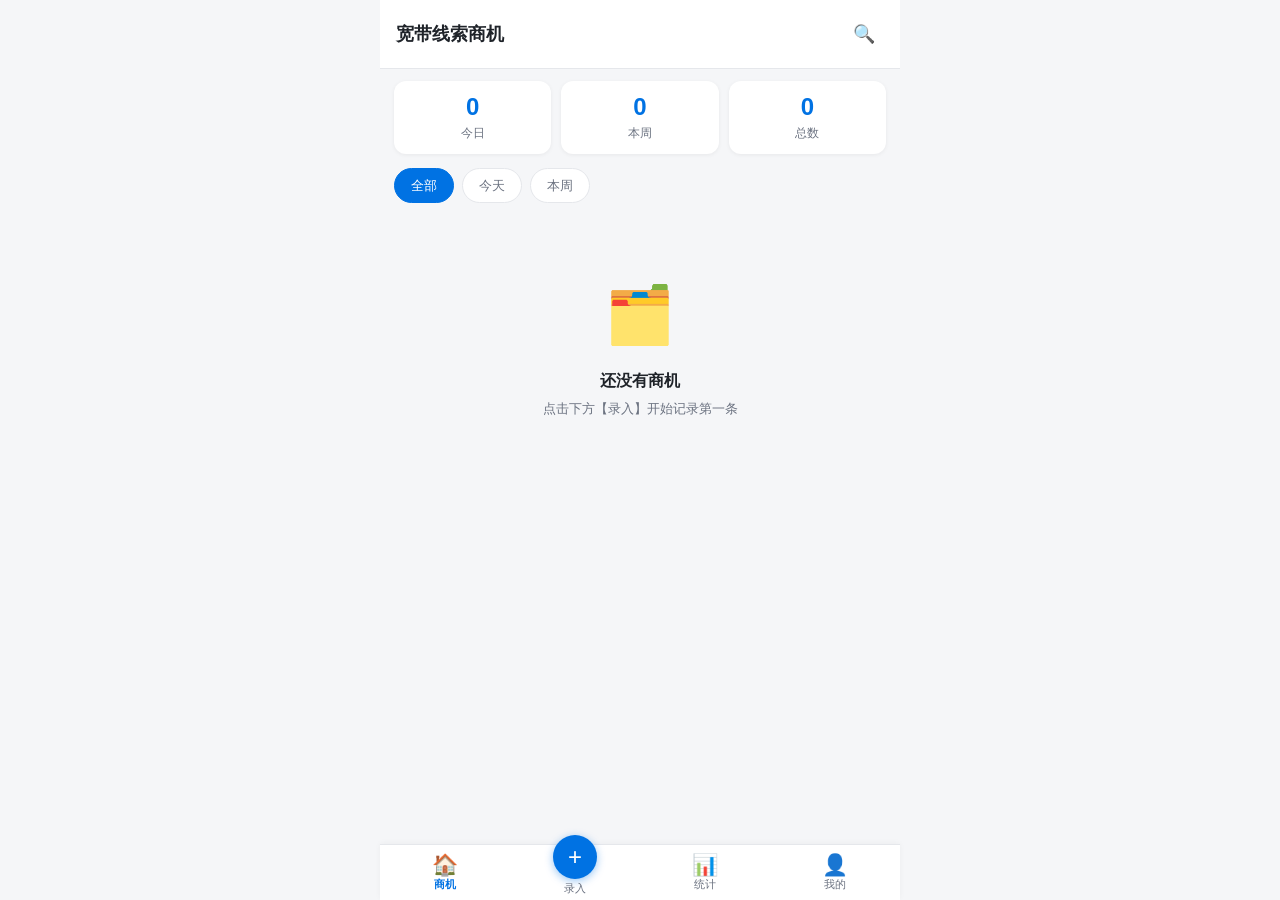
<file: index.html>
<!DOCTYPE html>
<html lang="zh-CN">
<head>
  <meta charset="UTF-8">
  <!-- viewport-fit=cover 兼容安全区；maximum-scale=1 防缩放（保持输入体验） -->
  <meta name="viewport"
        content="width=device-width, initial-scale=1, maximum-scale=1, user-scalable=no, viewport-fit=cover">
  <meta name="theme-color" content="#0072e3">
  <meta name="description" content="宽带线索商机——一线师傅专用的商机收集与统计工具">
  <title>宽带线索商机</title>
  <!-- PWA 应用清单与图标 -->
  <link rel="manifest" href="manifest.json">
  <link rel="icon" type="image/png" href="assets/icon-192.png">
  <link rel="apple-touch-icon" href="assets/icon-192.png">
  <meta name="apple-mobile-web-app-capable" content="yes">
  <meta name="apple-mobile-web-app-status-bar-style" content="default">
  <meta name="apple-mobile-web-app-title" content="商机">
  <link rel="stylesheet" href="css/base.css">
  <link rel="stylesheet" href="css/layout.css">
  <link rel="stylesheet" href="css/pages.css">
</head>
<body>
  <div id="app">
    <div id="banner-container"></div>
    <div id="page-container"></div>
    <nav id="tabbar">
      <button class="tab-item" data-route="home">
        <span class="tab-icon">🏠</span>
        <span>商机</span>
      </button>
      <button class="tab-item" data-route="input">
        <span class="tab-add">+</span>
        <span>录入</span>
      </button>
      <button class="tab-item" data-route="stats">
        <span class="tab-icon">📊</span>
        <span>统计</span>
      </button>
      <button class="tab-item" data-route="mine">
        <span class="tab-icon">👤</span>
        <span>我的</span>
      </button>
    </nav>
  </div>

  <!-- 高德配置（独立文件，可替换） -->
  <script src="config/amap-key.js"></script>

  <!-- 核心库 -->
  <script src="js/utils/time.js"></script>
  <script src="js/utils/validate.js"></script>
  <script src="js/utils/ui.js"></script>
  <script src="js/utils/lead-builder.js"></script>
  <script src="js/store.js"></script>
  <script src="js/router.js"></script>
  <script src="js/utils/amap.js"></script>
  <script src="js/utils/export.js"></script>
  <script src="js/pages/home.js"></script>
  <script src="js/pages/detail.js"></script>
  <script src="js/pages/input.js"></script>
  <script src="js/pages/stats.js"></script>
  <script src="js/pages/mine.js"></script>
  <script src="js/pages/share.js"></script>
  <script src="js/pages/guide.js"></script>
  <script src="js/app.js"></script>
  <!-- PWA Service Worker 注册（仅 https 或 localhost 生效，静默失败不影响页面） -->
  <script>
    if ('serviceWorker' in navigator && location.protocol !== 'file:') {
      window.addEventListener('load', function () {
        navigator.serviceWorker.register('./sw.js').catch(function () {
          /* 忽略：不支持或非 https 环境不影响使用 */
        });
      });
    }
  </script>
</body>
</html>
</file>
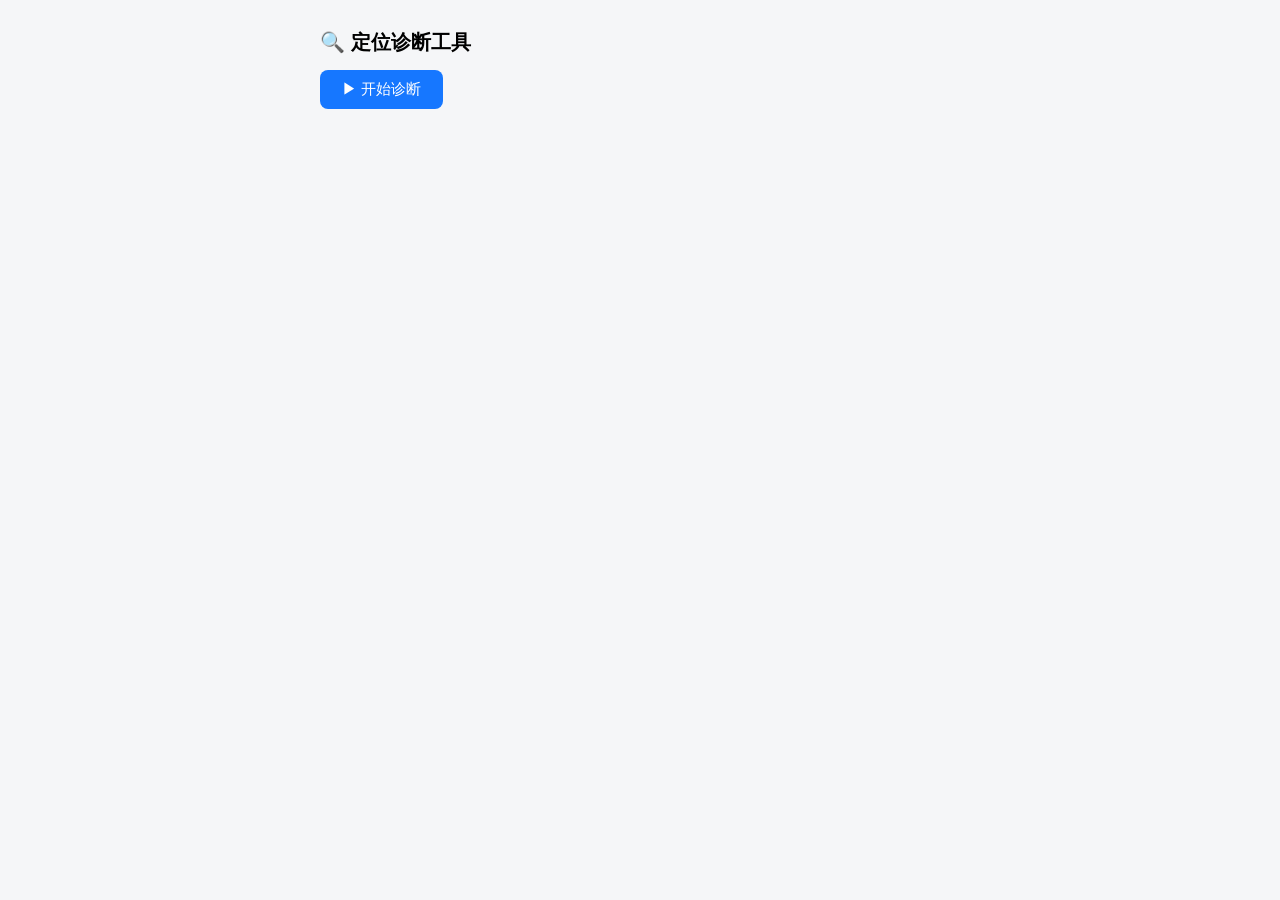
<file: diag.html>
<!DOCTYPE html>
<html lang="zh-CN">
<head>
  <meta charset="UTF-8">
  <meta name="viewport" content="width=device-width, initial-scale=1.0">
  <title>定位诊断</title>
  <style>
    body { font-family: -apple-system, 'Segoe UI', Microsoft YaHei, sans-serif; max-width: 640px; margin: 0 auto; padding: 16px; background: #f5f6f8; }
    h1 { font-size: 20px; }
    .card { background: #fff; border-radius: 10px; padding: 14px; margin-bottom: 12px; box-shadow: 0 1px 3px rgba(0,0,0,.08); }
    .card .title { font-weight: bold; margin-bottom: 8px; }
    .row { font-size: 14px; line-height: 1.8; word-break: break-all; }
    .ok { color: #16a34a; font-weight: 600; }
    .err { color: #dc2626; font-weight: 600; }
    .info { color: #64748b; }
    button { padding: 10px 22px; border: none; border-radius: 8px; background: #1677ff; color: #fff; font-size: 15px; margin-bottom: 16px; }
    pre { background: #111827; color: #e5e7eb; padding: 10px; border-radius: 8px; overflow-x: auto; font-size: 12px; }
  </style>
</head>
<body>
  <h1>🔍 定位诊断工具</h1>
  <button id="runBtn">▶ 开始诊断</button>
  <div id="out"></div>

  <script src="config/amap-key.js"></script>
  <script>
    var out = document.getElementById('out');
    function card(title, rows) {
      out.insertAdjacentHTML('beforeend',
        '<div class="card"><div class="title">' + title + '</div>' + rows + '</div>');
    }
    function row(label, val, cls) {
      var c = cls ? ' class="' + cls + '"' : '';
      return '<div class="row"><span class="info">' + label + '</span>' + c + '>' + val + '</div>';
    }

    document.getElementById('runBtn').addEventListener('click', function () {
      out.innerHTML = '';
      var cfg = window.AMAP_CONFIG || {};
      card('配置', row('高德 Key', cfg.key || '未配置', cfg.key && cfg.key.indexOf('替换') < 0 ? 'ok' : 'err') +
        row('安全密钥', cfg.securityJsCode ? ('已填（长度 ' + String(cfg.securityJsCode).length + '）') : '未填', cfg.securityJsCode && cfg.securityJsCode.indexOf('替换') < 0 ? 'ok' : 'err'));

      // 1. 加载高德 SDK
      var s = document.createElement('script');
      var base = 'https://webapi.amap.com/maps?v=2.0&key=' + encodeURIComponent(cfg.key || '');
      if (cfg.securityJsCode && cfg.securityJsCode.indexOf('替换') < 0) {
        window._AMapSecurityConfig = { securityJsCode: cfg.securityJsCode };
      }
      var sdkCard = card('第 1 步 · 加载高德 JS API', row('状态', '加载中…'));
      s.onload = function () {
        out.innerHTML = ''; card('第 1 步 · 加载高德 JS API', row('状态', '成功 ✓ window.AMap 已存在', 'ok'));
        check();
      };
      s.onerror = function () {
        out.innerHTML = '';
        card('第 1 步 · 加载高德 JS API', row('状态', '失败 ✗（脚本加载不了）', 'err') +
          row('可能原因', '① Key 白名单未含当前域名（报 INVALID_USER_DOMAIN）<br>② 安全密钥 jscode 错误（报 INVALID_USER_SIGNATURE）<br>③ 网络无法访问 webapi.amap.com'));
      };
      s.src = base;
      document.head.appendChild(s);
    });

    function check() {
      // 2. 逆地理编码
      card('第 2 步 · 逆地理编码（坐标→地址）', row('状态', '测试中…'));
      var done = false;
      try {
        AMap.plugin('AMap.Geocoder', function () {
          if (done) return; done = true;
          var gc = new AMap.Geocoder({ extensions: 'all' });
          // 用贵阳市中心或默认坐标测试
          gc.getAddress([106.6301, 26.6505], function (st, rs) {
            var addrBox = document.querySelector('.card:nth-of-type(2)');
            if (st === 'complete' && rs && rs.regeocode) {
              card('第 2 步 · 逆地理编码（坐标→地址）',
                row('状态', '成功 ✓', 'ok') +
                row('地址', rs.regeocode.formattedAddress || rs.regeocode.addressComponent.district, 'ok'));
            } else {
              card('第 2 步 · 逆地理编码', row('状态', '失败 ✗', 'err') + row('返回', JSON.stringify([st, rs] || '')));
            }
          });
        });
      } catch (e) {
        card('第 2 步 · 逆地理编码', row('状态', '异常 ✗', 'err') + row('错误', String(e && e.message || e)));
      }

      // 3. 浏览器定位
      card('第 3 步 · 浏览器定位', row('状态', '请求授权中…'));
      if (navigator.geolocation) {
        navigator.geolocation.getCurrentPosition(function (pos) {
          card('第 3 步 · 浏览器定位', row('状态', '成功 ✓', 'ok') +
            row('坐标', pos.coords.longitude + ',' + pos.coords.latitude, 'ok') +
            row('说明', '坐标能拿到；地址由第 2 步逆地理补全'));
        }, function (e) {
          card('第 3 步 · 浏览器定位', row('状态', '失败 ✗', 'err') + row('原因', e && e.message || String(e)));
        }, { enableHighAccuracy: true, timeout: 10000 });
      } else {
        card('第 3 步 · 浏览器定位', row('状态', '不支持 ✗', 'err'));
      }
    }
  </script>
</body>
</html>
</file>
<file: css/base.css>
/* ============================================
   宽带线索商机 - 基础样式
   ============================================ */

:root {
  /* 品牌色 */
  --cm-color-primary: #0072e3;        /* 移动蓝 */
  --cm-color-primary-dark: #0060c0;
  --cm-color-bg: #f5f6f8;
  --cm-color-card: #ffffff;
  --cm-color-text: #1f2329;
  --cm-color-text-secondary: #6b7280;
  --cm-color-text-placeholder: #9ca3af;
  --cm-color-border: #e5e7eb;
  --cm-color-danger: #e53935;
  --cm-color-success: #2e9e5b;
  --cm-color-warning: #f59e0b;

  /* 徽标色 */
  --cm-badge-gov: #5b8ff9;
  --cm-badge-sme: #5ad8a6;
  --cm-badge-ind: #f6bd16;
  --cm-badge-home: #f08bb4;
  --cm-badge-mobile: #00b3ff;
  --cm-badge-unicom: #ff7d00;
  --cm-badge-telecom: #2f7ad1;
  --cm-badge-broadcast: #8a5cf6;

  /* 布局 */
  --cm-tabbar-height: 56px;
  --cm-radius: 12px;
  --cm-radius-sm: 8px;
  --cm-shadow: 0 1px 4px rgba(0, 0, 0, 0.06);
  --cm-shadow-lg: 0 4px 16px rgba(0, 0, 0, 0.10);
}

* {
  margin: 0;
  padding: 0;
  box-sizing: border-box;
  -webkit-tap-highlight-color: transparent;
}

html, body {
  height: 100%;
}

body {
  font-family: -apple-system, BlinkMacSystemFont, "PingFang SC",
    "HarmonyOS Sans", "Microsoft YaHei", "Segoe UI", sans-serif;
  background: var(--cm-color-bg);
  color: var(--cm-color-text);
  font-size: 15px;
  line-height: 1.5;
  -webkit-font-smoothing: antialiased;
  /* 禁止双击缩放 */
  touch-action: manipulation;
}

button {
  font-family: inherit;
  border: none;
  background: none;
  cursor: pointer;
  font-size: inherit;
  color: inherit;
}

input, select, textarea {
  font-family: inherit;
  font-size: 16px;            /* >=16px 防止 iOS 聚焦缩放 */
  color: var(--cm-color-text);
  border: 1px solid var(--cm-color-border);
  border-radius: var(--cm-radius-sm);
  padding: 10px 12px;
  width: 100%;
  background: #fff;
  outline: none;
}

input:focus, textarea:focus {
  border-color: var(--cm-color-primary);
}

/* ============ 通用组件 ============ */

/* 隐藏滚动条但可滚动 */
.scroll-x {
  overflow-x: auto;
  -webkit-overflow-scrolling: touch;
  scrollbar-width: none;
}
.scroll-x::-webkit-scrollbar { display: none; }

/* 徽标 */
.badge {
  display: inline-flex;
  align-items: center;
  padding: 2px 8px;
  border-radius: 999px;
  font-size: 12px;
  color: #fff;
  white-space: nowrap;
}
.badge-gov { background: var(--cm-badge-gov); }
.badge-sme { background: var(--cm-badge-sme); }
.badge-ind { background: var(--cm-badge-ind); color: #333; }
.badge-home { background: var(--cm-badge-home); }

.badge-mobile { background: var(--cm-badge-mobile); }
.badge-unicom { background: var(--cm-badge-unicom); }
.badge-telecom { background: var(--cm-badge-telecom); }
.badge-broadcast { background: var(--cm-badge-broadcast); }

/* 卡片 */
.card {
  background: var(--cm-color-card);
  border-radius: var(--cm-radius);
  box-shadow: var(--cm-shadow);
}

/* 按钮 */
.btn {
  display: inline-flex;
  align-items: center;
  justify-content: center;
  gap: 6px;
  min-height: 44px;
  padding: 0 18px;
  border-radius: var(--cm-radius-sm);
  background: var(--cm-color-primary);
  color: #fff;
  font-weight: 600;
  transition: opacity .15s;
}
.btn:active { opacity: .8; }
.btn-block { width: 100%; }
.btn-outline {
  background: transparent;
  color: var(--cm-color-primary);
  border: 1.5px solid var(--cm-color-primary);
}
.btn-danger {
  background: transparent;
  color: var(--cm-color-danger);
  border: 1.5px solid var(--cm-color-danger);
}
.btn-sm {
  min-height: 32px;
  padding: 0 12px;
  font-size: 13px;
  border-radius: 6px;
}
.btn[disabled] {
  background: #d1d5db;
  color: #fff;
  cursor: not-allowed;
}
.btn-outline[disabled] {
  background: transparent;
  border-color: #d1d5db;
  color: #d1d5db;
}

/* Toast */
.toast {
  position: fixed;
  top: 20%;
  left: 50%;
  transform: translateX(-50%);
  background: rgba(0, 0, 0, 0.78);
  color: #fff;
  padding: 10px 20px;
  border-radius: 8px;
  font-size: 14px;
  z-index: 3000;
  max-width: 80%;
  text-align: center;
  animation: toastIn .2s ease-out;
}
@keyframes toastIn {
  from { opacity: 0; transform: translate(-50%, -8px); }
  to { opacity: 1; transform: translate(-50%, 0); }
}

/* 确认弹窗（自定义） */
.modal-mask {
  position: fixed;
  inset: 0;
  background: rgba(0, 0, 0, 0.45);
  z-index: 2000;
  display: flex;
  align-items: center;
  justify-content: center;
  padding: 24px;
}
.modal-box {
  background: #fff;
  border-radius: 14px;
  width: 100%;
  max-width: 320px;
  padding: 20px;
  box-shadow: var(--cm-shadow-lg);
}
.modal-title {
  font-size: 16px;
  font-weight: 600;
  margin-bottom: 8px;
  text-align: center;
}
.modal-body {
  font-size: 14px;
  color: var(--cm-color-text-secondary);
  margin-bottom: 18px;
  text-align: center;
}
.modal-actions {
  display: flex;
  gap: 12px;
}
.modal-actions .btn { flex: 1; }

/* 空态 */
.empty {
  text-align: center;
  padding: 60px 24px;
  color: var(--cm-color-text-secondary);
}
.empty-icon { font-size: 56px; margin-bottom: 12px; }
.empty-title { font-size: 16px; font-weight: 600; color: var(--cm-color-text); margin-bottom: 6px; }
.empty-desc { font-size: 13px; }

/* 顶部提醒条 */
.banner {
  background: #fef3c7;
  color: #92400e;
  font-size: 13px;
  padding: 8px 14px;
  text-align: center;
}
.banner-danger {
  background: #fce7e7;
  color: var(--cm-color-danger);
}

/* 隐藏 */
.hidden { display: none !important; }
</file>
<file: css/layout.css>
/* ============================================
   宽带线索商机 - 布局与页面容器
   ============================================ */

#app {
  max-width: 520px;            /* 平板上限，手机全宽 */
  margin: 0 auto;
  min-height: 100%;
  position: relative;
  background: var(--cm-color-bg);
}

#page-container {
  min-height: 100vh;
  padding-bottom: calc(var(--cm-tabbar-height) + env(safe-area-inset-bottom, 0px) + 12px);
}

/* ============ 底部 Tab 栏 ============ */
#tabbar {
  position: fixed;
  bottom: 0;
  left: 0;
  right: 0;
  max-width: 520px;
  margin: 0 auto;
  height: calc(var(--cm-tabbar-height) + env(safe-area-inset-bottom, 0px));
  padding-bottom: env(safe-area-inset-bottom, 0px);
  background: #fff;
  border-top: 1px solid var(--cm-color-border);
  display: flex;
  z-index: 1000;
  box-shadow: 0 -1px 6px rgba(0, 0, 0, 0.04);
}

.tab-item {
  flex: 1;
  display: flex;
  flex-direction: column;
  align-items: center;
  justify-content: center;
  gap: 2px;
  color: var(--cm-color-text-secondary);
  font-size: 11px;
  min-height: 44px;
}
.tab-item .tab-icon {
  font-size: 21px;
  line-height: 1;
}
.tab-item.active {
  color: var(--cm-color-primary);
  font-weight: 600;
}
.tab-item:active { opacity: .7; }

/* 录入 tab 加号圆圈样式 */
.tab-add {
  width: 44px;
  height: 44px;
  border-radius: 50%;
  background: var(--cm-color-primary);
  color: #fff !important;
  display: flex;
  align-items: center;
  justify-content: center;
  font-size: 24px;
  box-shadow: 0 2px 8px rgba(0, 114, 227, 0.4);
  margin-top: -14px;
  line-height: 1;
}
.tab-item.active .tab-add {
  transform: rotate(90deg);
  transition: transform .2s;
}

/* ============ 页面通用布局 ============ */
.page {
  padding: 12px 14px 20px;
}

.page-header {
  display: flex;
  align-items: center;
  justify-content: space-between;
  padding: 14px 16px;
  background: #fff;
  border-bottom: 1px solid var(--cm-color-border);
  position: sticky;
  top: 0;
  z-index: 50;
}
.page-header .page-title {
  font-size: 18px;
  font-weight: 700;
}
.page-header .header-actions {
  display: flex;
  align-items: center;
  gap: 14px;
}
.icon-btn {
  min-width: 40px;
  min-height: 40px;
  display: inline-flex;
  align-items: center;
  justify-content: center;
  font-size: 18px;
  color: var(--cm-color-text);
  border-radius: 50%;
}
.icon-btn:active { background: #f0f2f5; }

/* 区块标题 */
.section-title {
  font-size: 15px;
  font-weight: 600;
  margin: 18px 2px 10px;
  display: flex;
  align-items: center;
  gap: 6px;
}
.section-title .required::before { content: "*"; color: var(--cm-color-danger); margin-right: 2px; }

/* 分组卡片 */
.group-card {
  background: #fff;
  border-radius: var(--cm-radius);
  box-shadow: var(--cm-shadow);
  padding: 14px;
  margin-bottom: 12px;
}

/* 搜索框样式 */
.search-bar {
  position: relative;
  flex: 1;
}
.search-bar input {
  padding-left: 36px;
  background: #f0f2f5;
  border-color: transparent;
  border-radius: 999px;
}
.search-bar .search-icon {
  position: absolute;
  left: 12px;
  top: 50%;
  transform: translateY(-50%);
  color: var(--cm-color-text-placeholder);
  font-size: 16px;
}
</file>
<file: css/pages.css>
/* ============================================
   宽带线索商机 - 页面专属样式
   ============================================ */

/* ============ 通用：选择卡（单选/多选） ============ */
.opt-grid {
  display: grid;
  grid-template-columns: 1fr 1fr;
  gap: 10px;
}
.opt-card {
  border: 1.5px solid var(--cm-color-border);
  border-radius: var(--cm-radius-sm);
  padding: 12px 10px;
  text-align: center;
  font-weight: 500;
  background: #fff;
  transition: all .15s;
  cursor: pointer;
  user-select: none;
}
.opt-card:active { transform: scale(.97); }
.opt-card .opt-sub {
  display: block;
  font-size: 11px;
  color: var(--cm-color-text-secondary);
  margin-top: 2px;
}
.opt-card.selected {
  border-color: var(--cm-color-primary);
  color: var(--cm-color-primary);
  background: rgba(0, 114, 227, 0.06);
}

/* 多选 checkbox 风格 */
.check-row {
  display: flex;
  flex-wrap: wrap;
  gap: 10px;
}
.check-item {
  display: inline-flex;
  align-items: center;
  gap: 6px;
  padding: 10px 14px;
  border: 1.5px solid var(--cm-color-border);
  border-radius: 999px;
  background: #fff;
  font-size: 14px;
  cursor: pointer;
  user-select: none;
}
.check-item .ck {
  width: 20px;
  height: 20px;
  border-radius: 4px;
  border: 1.5px solid var(--cm-color-border);
  display: inline-flex;
  align-items: center;
  justify-content: center;
  color: #fff;
  font-size: 12px;
  transition: all .15s;
}
.check-item.selected {
  border-color: var(--cm-color-primary);
  color: var(--cm-color-primary);
  background: rgba(0, 114, 227, 0.05);
}
.check-item.selected .ck {
  background: var(--cm-color-primary);
  border-color: var(--cm-color-primary);
}

/* ============ 录入页 ============ */
.loc-card {
  display: flex;
  align-items: center;
  gap: 12px;
}
.loc-icon {
  width: 44px;
  height: 44px;
  border-radius: 50%;
  background: #e8f2ff;
  color: var(--cm-color-primary);
  display: flex;
  align-items: center;
  justify-content: center;
  font-size: 20px;
  flex-shrink: 0;
}
.loc-info { flex: 1; min-width: 0; }
.loc-info .loc-addr {
  font-size: 14px;
  font-weight: 600;
  word-break: break-all;
}
.loc-info .loc-meta {
  font-size: 12px;
  color: var(--cm-color-text-secondary);
  margin-top: 2px;
}
.loc-btn {
  flex-shrink: 0;
}
.loc-btn.located {
  background: var(--cm-color-success);
}

.form-row {
  margin-bottom: 14px;
}
.form-label {
  font-size: 14px;
  font-weight: 600;
  margin-bottom: 6px;
  display: flex;
  align-items: center;
  gap: 4px;
}
.form-label .required::before { content: "*"; color: var(--cm-color-danger); }
.form-row .field-error {
  color: var(--cm-color-danger);
  font-size: 12px;
  margin-top: 4px;
}
.form-row .field-error:empty { display: none; }
.form-row input.input-error {
  border-color: var(--cm-color-danger);
}

.two-col {
  display: grid;
  grid-template-columns: 1fr 1fr;
  gap: 10px;
}

/* 性别/意愿选择 */
.seg {
  display: flex;
  gap: 10px;
  flex-wrap: wrap;
}
.seg .opt-card { flex: 1; min-width: 80px; padding: 10px 8px; }

/* 保存栏 */
.save-bar {
  position: sticky;
  bottom: calc(var(--cm-tabbar-height) + env(safe-area-inset-bottom, 0px));
  background: #fff;
  padding: 10px 14px;
  border-top: 1px solid var(--cm-color-border);
  z-index: 100;
  display: flex;
  align-items: center;
  gap: 12px;
  margin: 18px -14px -20px;
}
.save-bar .btn { flex: 1; }

/* ============ 首页 ============ */
.overview {
  display: grid;
  grid-template-columns: repeat(3, 1fr);
  gap: 10px;
  margin-bottom: 4px;
}
.overview .ov-item {
  background: #fff;
  border-radius: var(--cm-radius);
  box-shadow: var(--cm-shadow);
  padding: 12px 8px;
  text-align: center;
}
.ov-num {
  font-size: 24px;
  font-weight: 700;
  color: var(--cm-color-primary);
  line-height: 1.2;
}
.ov-label {
  font-size: 12px;
  color: var(--cm-color-text-secondary);
  margin-top: 2px;
}

.filter-chips {
  display: flex;
  gap: 8px;
  padding: 10px 0;
}
.filter-chip {
  padding: 7px 16px;
  border-radius: 999px;
  background: #fff;
  border: 1px solid var(--cm-color-border);
  font-size: 13px;
  color: var(--cm-color-text-secondary);
  white-space: nowrap;
}
.filter-chip.active {
  background: var(--cm-color-primary);
  border-color: var(--cm-color-primary);
  color: #fff;
}

.lead-card {
  background: #fff;
  border-radius: var(--cm-radius);
  box-shadow: var(--cm-shadow);
  padding: 12px 14px;
  margin-bottom: 10px;
  cursor: pointer;
}
.lead-card:active { background: #fafbfc; }
.lead-card-head {
  display: flex;
  align-items: center;
  justify-content: space-between;
  gap: 8px;
  margin-bottom: 6px;
}
.lead-name {
  font-size: 16px;
  font-weight: 600;
  overflow: hidden;
  text-overflow: ellipsis;
  white-space: nowrap;
}
.lead-badges { display: flex; gap: 4px; flex-wrap: wrap; align-items: center; }
.lead-meta {
  font-size: 13px;
  color: var(--cm-color-text-secondary);
  display: flex;
  gap: 10px;
  flex-wrap: wrap;
  margin-bottom: 8px;
}
.lead-actions {
  display: flex;
  gap: 10px;
  border-top: 1px solid var(--cm-color-border);
  padding-top: 8px;
}
.lead-actions .btn { flex: 1; }

.muted { color: var(--cm-color-text-placeholder); font-size: 12px; }

/* 顶部页头搜索 */
.header-search {
  display: flex;
  gap: 10px;
  align-items: center;
}

/* 列表加载更多 */
.load-more {
  text-align: center;
  padding: 14px;
  color: var(--cm-color-text-placeholder);
  font-size: 13px;
}

/* ============ 统计页 ============ */
.stat-blocks {
  display: grid;
  grid-template-columns: repeat(4, 1fr);
  gap: 8px;
}
.stat-block {
  background: #fff;
  border-radius: var(--cm-radius-sm);
  box-shadow: var(--cm-shadow);
  padding: 10px 6px;
  text-align: center;
}
.stat-block .sb-num {
  font-size: 20px;
  font-weight: 700;
  color: var(--cm-color-primary);
  line-height: 1.2;
}
.stat-block .sb-label {
  font-size: 11px;
  color: var(--cm-color-text-secondary);
  margin-top: 2px;
}

.range-inputs {
  display: flex;
  align-items: center;
  gap: 8px;
  margin-bottom: 10px;
}
.range-inputs input {
  flex: 1;
  text-align: center;
}
.range-recents { display: flex; gap: 8px; flex-wrap: wrap; margin-bottom: 10px; }
.range-chip {
  padding: 5px 12px;
  border-radius: 999px;
  background: #f0f2f5;
  font-size: 12px;
  cursor: pointer;
  border: 1px solid transparent;
}
.range-chip:active { background: #e5e7eb; }

.result-nums {
  display: grid;
  grid-template-columns: repeat(3, 1fr);
  gap: 8px;
  margin-bottom: 10px;
}
.result-nums .rn {
  background: var(--cm-color-bg);
  border-radius: var(--cm-radius-sm);
  padding: 10px 6px;
  text-align: center;
}
.rn-num { font-size: 18px; font-weight: 700; color: var(--cm-color-primary); }
.rn-label { font-size: 11px; color: var(--cm-color-text-secondary); }

.range-detail { border-top: 1px solid var(--cm-color-border); padding-top: 8px; }
.range-detail-item {
  display: flex;
  justify-content: space-between;
  padding: 7px 2px;
  border-bottom: 1px solid #f2f3f5;
  cursor: pointer;
}
.range-detail-item:active { background: #fafbfc; }

/* 近7天条形图 */
.day-bars {
  display: flex;
  align-items: flex-end;
  gap: 6px;
  height: 90px;
  padding: 4px 0;
}
.day-bar {
  flex: 1;
  display: flex;
  flex-direction: column;
  align-items: center;
  justify-content: flex-end;
  gap: 4px;
}
.day-bar .bar {
  width: 70%;
  max-width: 30px;
  background: var(--cm-color-primary);
  border-radius: 4px 4px 0 0;
  min-height: 3px;
  opacity: .85;
}
.day-bar .bar-label { font-size: 10px; color: var(--cm-color-text-secondary); white-space: nowrap; transform-origin: center; }

.sub-note {
  font-size: 11px;
  color: var(--cm-color-text-placeholder);
  margin-top: 4px;
}

/* ============ 引导页 ============ */
.guide-page {
  min-height: 100vh;
  display: flex;
  flex-direction: column;
  background: linear-gradient(180deg, #e8f2ff 0%, var(--cm-color-bg) 40%);
}
#guideSlides { position: relative; }
.guide-slide {
  position: absolute;
  inset: 0;
  display: none;
  flex-direction: column;
  align-items: center;
  justify-content: center;
  text-align: center;
  padding: 40px 30px;
}
.guide-slide.active { display: flex; }
.guide-icon { font-size: 72px; margin-bottom: 20px; }
.guide-title { font-size: 22px; font-weight: 700; margin-bottom: 12px; }
.guide-desc { font-size: 14px; color: var(--cm-color-text-secondary); line-height: 1.7; max-width: 280px; }
.guide-dots { display: flex; gap: 8px; justify-content: center; padding: 12px 0; }
.guide-dots .dot {
  width: 8px; height: 8px;
  border-radius: 50%;
  background: #d1d5db;
  transition: all .2s;
}
.guide-dots .dot.active { width: 22px; border-radius: 4px; background: var(--cm-color-primary); }
</file>
